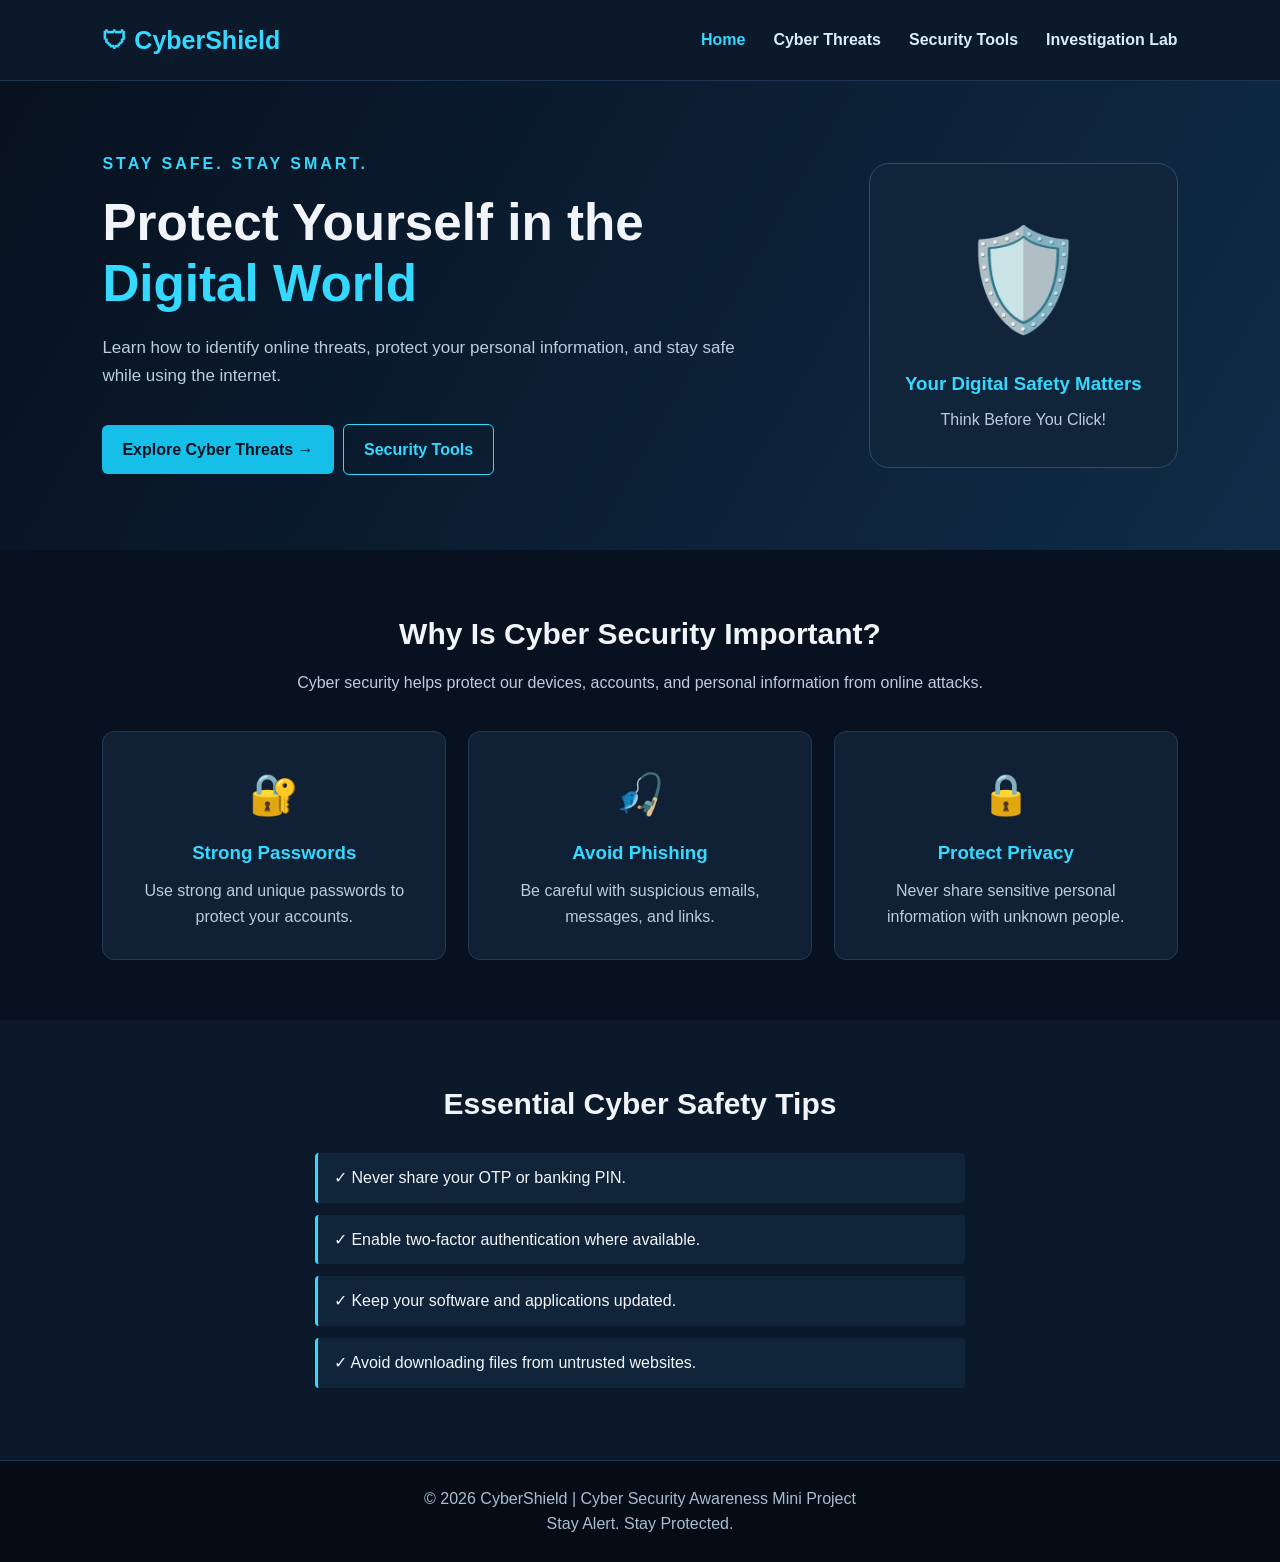
<file: index.html>
<!DOCTYPE html>
<html lang="en">
<head>
    <meta charset="UTF-8">
    <meta name="viewport" content="width=device-width, initial-scale=1.0">
    <title>CyberShield | Cyber Security Awareness</title>
    <link rel="stylesheet" href="style.css">
</head>
<body>

    <!-- Navigation Bar -->
    <header>
        <nav class="navbar">
            <h2 class="logo">🛡 CyberShield</h2>

            <ul>
                <li><a href="index.html" class="active">Home</a></li>
                <li><a href="threats.html">Cyber Threats</a></li>
                <li><a href="security.html">Security Tools</a></li>
                <li><a href="investigation.html">Investigation Lab</a></li>
            </ul>
        </nav>
    </header>

    <!-- Hero Section -->
    <section class="hero">
        <div class="hero-content">
            <p class="tagline">STAY SAFE. STAY SMART.</p>

            <h1>Protect Yourself in the <span>Digital World</span></h1>

            <p class="description">
                Learn how to identify online threats, protect your personal
                information, and stay safe while using the internet.
            </p>

            <a href="threats.html" class="btn">Explore Cyber Threats →</a>
            <a href="security.html" class="btn btn-outline">Security Tools</a>
        </div>

        <div class="hero-icon">
            <div class="shield">🛡️</div>
            <h3>Your Digital Safety Matters</h3>
            <p>Think Before You Click!</p>
        </div>
    </section>

    <!-- Awareness Section -->
    <section class="awareness">
        <h2>Why Is Cyber Security Important?</h2>

        <p class="section-description">
            Cyber security helps protect our devices, accounts, and personal
            information from online attacks.
        </p>

        <div class="cards">

            <div class="card">
                <div class="card-icon">🔐</div>
                <h3>Strong Passwords</h3>
                <p>Use strong and unique passwords to protect your accounts.</p>
            </div>

            <div class="card">
                <div class="card-icon">🎣</div>
                <h3>Avoid Phishing</h3>
                <p>Be careful with suspicious emails, messages, and links.</p>
            </div>

            <div class="card">
                <div class="card-icon">🔒</div>
                <h3>Protect Privacy</h3>
                <p>Never share sensitive personal information with unknown people.</p>
            </div>

        </div>
    </section>

    <!-- Safety Tips -->
    <section class="tips">
        <h2>Essential Cyber Safety Tips</h2>

        <div class="tips-list">
            <p>✓ Never share your OTP or banking PIN.</p>
            <p>✓ Enable two-factor authentication where available.</p>
            <p>✓ Keep your software and applications updated.</p>
            <p>✓ Avoid downloading files from untrusted websites.</p>
        </div>
    </section>

    <!-- Footer -->
    <footer>
        <p>© 2026 CyberShield | Cyber Security Awareness Mini Project</p>
        <p>Stay Alert. Stay Protected.</p>
    </footer>

    <script src="script.js"></script>
</body>
</html>
</file>
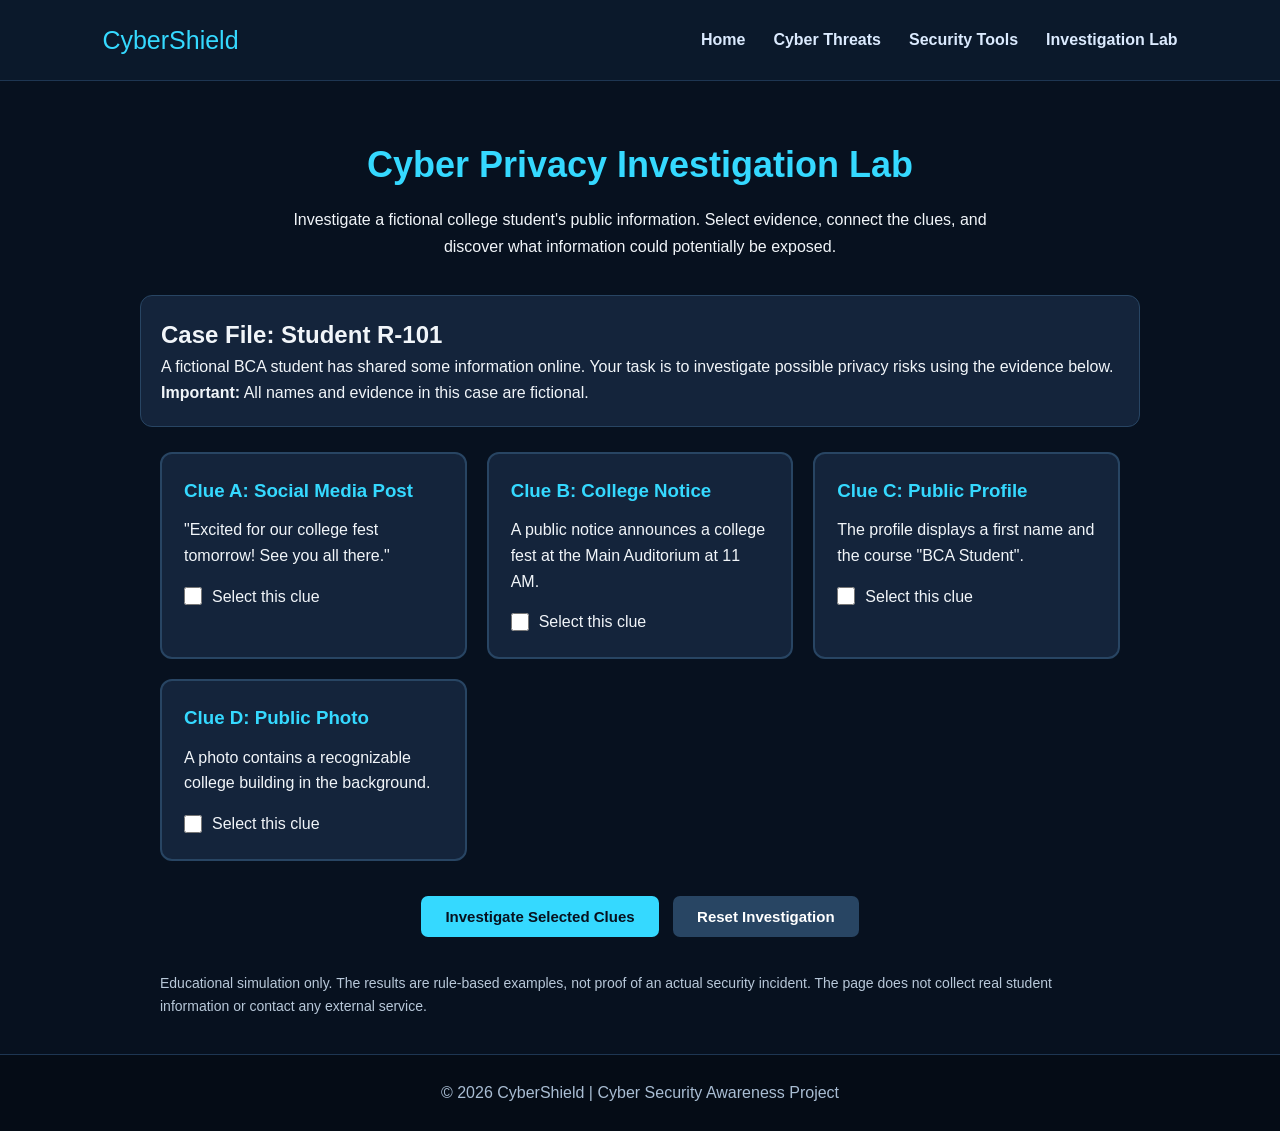
<file: investigation.html>
<!DOCTYPE html>
<html lang="en">
<head>
    <meta charset="UTF-8">
    <meta name="viewport" content="width=device-width, initial-scale=1.0">
    <title>Cyber Privacy Investigation Lab | CyberShield</title>
    <link rel="stylesheet" href="style.css">

    <style>
        .investigation-hero {
            text-align: center;
            padding: 55px 20px 35px;
        }

        .investigation-hero h1 {
            color: #35d9ff;
            font-size: 36px;
            margin-bottom: 12px;
        }

        .investigation-hero p {
            max-width: 750px;
            margin: auto;
            line-height: 1.7;
        }

        .case-info {
            max-width: 1000px;
            margin: 0 auto 25px;
            padding: 20px;
            background: #14243b;
            border: 1px solid #284563;
            border-radius: 12px;
        }

        .evidence-grid {
            display: grid;
            grid-template-columns: repeat(auto-fit, minmax(230px, 1fr));
            gap: 20px;
            max-width: 1000px;
            margin: auto;
            padding: 0 20px;
        }

        .evidence-card {
            background: #14243b;
            border: 2px solid #284563;
            border-radius: 12px;
            padding: 22px;
            transition: 0.25s;
        }

        .evidence-card.selected {
            border-color: #35d9ff;
            background: #19364c;
        }

        .evidence-card h3 {
            color: #35d9ff;
            margin-bottom: 12px;
        }

        .evidence-card p {
            line-height: 1.6;
            margin-bottom: 15px;
        }

        .evidence-card label {
            display: flex;
            gap: 10px;
            align-items: center;
            cursor: pointer;
        }

        .evidence-card input {
            width: 18px;
            height: 18px;
            accent-color: #35d9ff;
        }

        .investigation-actions {
            text-align: center;
            padding: 30px 15px;
        }

        .investigation-actions button {
            padding: 12px 24px;
            border: none;
            border-radius: 7px;
            margin: 5px;
            font-size: 15px;
            font-weight: bold;
            cursor: pointer;
        }

        .investigate-btn {
            background: #35d9ff;
            color: #07111f;
        }

        .reset-btn {
            background: #284563;
            color: white;
        }

        .report {
            display: none;
            max-width: 1000px;
            margin: 0 auto 40px;
            padding: 25px;
            background: #14243b;
            border: 1px solid #35d9ff;
            border-radius: 12px;
            line-height: 1.8;
        }

        .report h2,
        .report h3 {
            color: #35d9ff;
            margin-bottom: 10px;
        }

        .report ul {
            padding-left: 22px;
            margin-bottom: 20px;
        }

        .notice {
            max-width: 1000px;
            margin: 0 auto 35px;
            padding: 0 20px;
            color: #b8c8d9;
            font-size: 14px;
            line-height: 1.7;
        }

        @media (max-width: 600px) {
            .investigation-hero h1 {
                font-size: 28px;
            }
        }
    </style>
</head>

<body>

    <nav class="navbar">
        <div class="logo">CyberShield</div>

        <ul>
            <li><a href="index.html">Home</a></li>
            <li><a href="threats.html">Cyber Threats</a></li>
            <li><a href="security.html">Security Tools</a></li>
            <li><a href="investigation.html">Investigation Lab</a></li>
        </ul>
    </nav>

    <section class="investigation-hero">
        <h1>Cyber Privacy Investigation Lab</h1>
        <p>
            Investigate a fictional college student's public information.
            Select evidence, connect the clues, and discover what information
            could potentially be exposed.
        </p>
    </section>

    <section class="case-info">
        <h2>Case File: Student R-101</h2>
        <p>
            A fictional BCA student has shared some information online.
            Your task is to investigate possible privacy risks using the
            evidence below.
        </p>
        <p><strong>Important:</strong> All names and evidence in this case are fictional.</p>
    </section>

    <section class="evidence-grid">

        <div class="evidence-card">
            <h3>Clue A: Social Media Post</h3>
            <p>
                "Excited for our college fest tomorrow!
                See you all there."
            </p>
            <label>
                <input type="checkbox" value="post" class="clue">
                Select this clue
            </label>
        </div>

        <div class="evidence-card">
            <h3>Clue B: College Notice</h3>
            <p>
                A public notice announces a college fest at
                the Main Auditorium at 11 AM.
            </p>
            <label>
                <input type="checkbox" value="notice" class="clue">
                Select this clue
            </label>
        </div>

        <div class="evidence-card">
            <h3>Clue C: Public Profile</h3>
            <p>
                The profile displays a first name and the
                course "BCA Student".
            </p>
            <label>
                <input type="checkbox" value="profile" class="clue">
                Select this clue
            </label>
        </div>

        <div class="evidence-card">
            <h3>Clue D: Public Photo</h3>
            <p>
                A photo contains a recognizable college building
                in the background.
            </p>
            <label>
                <input type="checkbox" value="photo" class="clue">
                Select this clue
            </label>
        </div>

    </section>

    <div class="investigation-actions">
        <button class="investigate-btn" onclick="investigate()">
            Investigate Selected Clues
        </button>

        <button class="reset-btn" onclick="resetInvestigation()">
            Reset Investigation
        </button>
    </div>

    <section class="report" id="report" aria-live="polite">
        <h2>Investigation Report</h2>
        <button
    type="button"
    onclick="downloadInvestigationReport()"
    style="
        background: #00d9ff;
        color: #071525;
        padding: 12px 20px;
        border: none;
        border-radius: 8px;
        font-weight: bold;
        cursor: pointer;
        margin: 10px 0 20px;
    ">
    Download Investigation Report
</button>
        
<div style="margin: 15px 0;">
    <h3>Privacy Risk Level</h3>
    <p id="riskLevel" style="font-size: 20px; font-weight: bold;">
        Awaiting investigation
    </p>
    <p id="riskReason"></p>
</div>

        
<h3>Evidence Connection Map</h3>

<div id="connectionMap" style="
    display: flex;
    flex-wrap: wrap;
    gap: 12px;
    align-items: center;
    margin: 15px 0 25px;
">
</div>
        
<p id="connectionExplanation" style="
    color: #d7e8f5;
    line-height: 1.7;
    margin: 10px 0 20px;
"></p>


        <p id="clueCount"></p>

        <h3>Possible Information Exposure</h3>
        <ul id="riskList"></ul>

        <h3>Why These Clues Matter</h3>
        <p id="explanation"></p>

        <h3>Recommended Protection</h3>
        <ul id="safetyList"></ul>
    </section>

    <p class="notice">
        Educational simulation only. The results are rule-based examples,
        not proof of an actual security incident. The page does not collect
        real student information or contact any external service.
    </p>

    <footer>
        <p>© 2026 CyberShield | Cyber Security Awareness Project</p>
    </footer>

    <script>
        const checkboxes = document.querySelectorAll(".clue");

        checkboxes.forEach(function (checkbox) {
            checkbox.addEventListener("change", function () {
                checkbox.closest(".evidence-card")
                    .classList.toggle("selected", checkbox.checked);
            });
        });

        function investigate() {
            const selected = Array.from(checkboxes)
                .filter(function (checkbox) {
                    return checkbox.checked;
                })
                .map(function (checkbox) {
                    return checkbox.value;
                });

            const report = document.getElementById("report");
            const riskList = document.getElementById("riskList");
            const safetyList = document.getElementById("safetyList");

            riskList.innerHTML = "";
            safetyList.innerHTML = "";

            if (selected.length === 0) {
                report.style.display = "block";
                document.getElementById("clueCount").textContent =
                    "Please select at least one clue before starting.";
                document.getElementById("explanation").textContent =
                    "No clues were selected, so no analysis can be performed.";
                report.scrollIntoView({ behavior: "smooth" });
                return;
            }

            
const connectionMap = document.getElementById("connectionMap");
connectionMap.innerHTML = "";

const connectionExplanation = document.getElementById("connectionExplanation");

const connections = [];

if (selected.includes("post") && selected.includes("notice")) {
    connections.push(
        "Social Media Post + College Notice: These clues may connect a student's planned event attendance with the event's published time and venue."
    );
}

if (selected.includes("profile") && selected.includes("photo")) {
    connections.push(
        "Public Profile + Public Photo: These clues may help connect a profile with a recognizable college location."
    );
}

if (selected.includes("profile") && selected.includes("post")) {
    connections.push(
        "Public Profile + Social Media Post: These clues may connect a person's profile with their publicly shared activity."
    );
}

if (connections.length === 0) {
    connectionExplanation.textContent =
        "No predefined connection found for this selection. Try Social Media Post + College Notice, or Public Profile + Public Photo.";
} else {
    connectionExplanation.textContent = connections.join(" ");
}


selected.forEach(function (clue) {
    const labels = {
        post: "Social Media Post",
        notice: "College Notice",
        profile: "Public Profile",
        photo: "Public Photo"
    };

    const node = document.createElement("span");
    node.textContent = labels[clue];
    node.style.cssText =
        "padding:10px 14px; border:1px solid #35d9ff; " +
        "border-radius:8px; color:#35d9ff; background:#19364c;";

    connectionMap.appendChild(node);
});


            const risks = [];
            
let riskScore = 0;

if (selected.includes("post") && selected.includes("notice")) {
    riskScore += 2;
}

if (selected.includes("profile") && selected.includes("photo")) {
    riskScore += 2;
}

if (selected.includes("profile") && selected.includes("post")) {
    riskScore += 1;
}

if (selected.length >= 3) {
    riskScore += 1;
}

const riskLevel = document.getElementById("riskLevel");
const riskReason = document.getElementById("riskReason");

if (riskScore >= 4) {
    riskLevel.textContent = "High — Multiple clues are connected";
    riskReason.textContent =
        "Several selected clues create overlapping privacy risks. Review which information needs to remain public.";
} else if (riskScore >= 2) {
    riskLevel.textContent = "Medium — Some clues are connected";
    riskReason.textContent =
        "The selected combination may reveal additional context. Review the connected information.";
} else {
    riskLevel.textContent = "Low — Limited predefined connections";
    riskReason.textContent =
        "Few predefined connections were found. This does not guarantee that the information is safe.";
}

            const safety = [];
            let explanation = "";
            


if (riskScore >= 4) {
    riskLevel.textContent = "High — Multiple clues are connected";
    riskReason.textContent =
        "Several selected clues create overlapping privacy risks.";
} else if (riskScore >= 2) {
    riskLevel.textContent = "Medium — Some clues are connected";
    riskReason.textContent =
        "The selected combination may reveal additional context.";
} else {
    riskLevel.textContent = "Low — Limited predefined connections";
    riskReason.textContent =
        "Few predefined connections were found. This does not guarantee that the information is safe.";
}


            if (selected.includes("post")) {
                risks.push(
                    "The post reveals possible attendance at an upcoming event."
                );
                safety.push(
                    "Avoid publicly sharing detailed plans before an event."
                );
            }

            if (selected.includes("notice")) {
                risks.push(
                    "The notice reveals the event's scheduled time and venue."
                );
                safety.push(
                    "Consider whether public event details need to be combined with personal posts."
                );
            }

            if (selected.includes("profile")) {
                risks.push(
                    "The profile may help connect a person with a course or student community."
                );
                safety.push(
                    "Limit unnecessary personal details on public profiles."
                );
            }

            if (selected.includes("photo")) {
                risks.push(
                    "The background may reveal a recognizable place."
                );
                safety.push(
                    "Check photo backgrounds before publishing images."
                );
            }

            if (selected.includes("post") && selected.includes("notice")) {
                explanation +=
                    "The post and notice together connect a possible event attendance with a scheduled venue and time. They do not prove the student will attend. ";
            }

            if (selected.includes("profile") && selected.includes("photo")) {
                explanation +=
                    "The profile and recognizable background may help viewers connect a person with a course or location. ";
            }

            if (selected.length >= 3) {
                explanation +=
                    "Combining several clues can reveal more context than viewing each item separately. The actual risk depends on what the clues reliably establish. ";
            }

            if (explanation === "") {
                explanation =
                    "The selected clue provides limited context on its own. More evidence may change the assessment, but assumptions should not be treated as facts.";
            }

            document.getElementById("clueCount").textContent =
                "You selected " + selected.length + " of 4 clues.";

            document.getElementById("explanation").textContent = explanation;

            risks.forEach(function (risk) {
                const item = document.createElement("li");
                item.textContent = risk;
                riskList.appendChild(item);
            });

            safety.forEach(function (tip) {
                const item = document.createElement("li");
                item.textContent = tip;
                safetyList.appendChild(item);
            });

            report.style.display = "block";
            report.scrollIntoView({ behavior: "smooth" });
        }

        function resetInvestigation() {
            checkboxes.forEach(function (checkbox) {
                checkbox.checked = false;
                checkbox.closest(".evidence-card")
                    .classList.remove("selected");
            });

            document.getElementById("report").style.display = "none";
        }
        
function downloadInvestigationReport() {
    const riskLevel = document.getElementById("riskLevel").innerText;
    const riskReason = document.getElementById("riskReason").innerText;
    const connectionExplanation =
        document.getElementById("connectionExplanation").innerText;
    const clueCount = document.getElementById("clueCount").innerText;
    const riskList = document.getElementById("riskList").innerText;
    const explanation = document.getElementById("explanation").innerText;
    const safetyList = document.getElementById("safetyList").innerText;

    const selectedClues = Array.from(
        document.querySelectorAll('input[type="checkbox"]:checked')
    ).map(function (checkbox) {
        return checkbox.parentElement.innerText.trim();
    });

    const reportText = `
CYBERSHIELD
INVESTIGATION LAB REPORT
========================================

Case ID: Student R-101
Report Date: ${new Date().toLocaleString()}

PRIVACY RISK LEVEL
${riskLevel}

Risk Explanation:
${riskReason}

SELECTED CLUES
${selectedClues.length ? selectedClues.join("\n") : "No clues selected"}

CLUE SUMMARY
${clueCount}

EVIDENCE CONNECTION MAP
${Array.from(document.getElementById("connectionMap").children)
    .map(function (node) {
        return node.innerText;
    }).join("\n")}

CONNECTION EXPLANATION
${connectionExplanation}

POSSIBLE INFORMATION EXPOSURE
${riskList || "No information listed"}

WHY THESE CLUES MATTER
${explanation}

RECOMMENDED PROTECTION
${safetyList || "No recommendations listed"}

========================================
Educational simulation only.
This report does not verify a real person's
identity, location, activity, or security risk.
`;

    const file = new Blob([reportText], {
        type: "text/plain;charset=utf-8"
    });

    const fileURL = URL.createObjectURL(file);
    const link = document.createElement("a");

    link.href = fileURL;
    link.download = "CyberShield_Investigation_Report.txt";

    document.body.appendChild(link);
    link.click();
    document.body.removeChild(link);

    URL.revokeObjectURL(fileURL);
}

    </script>

</body>
</html>
</file>
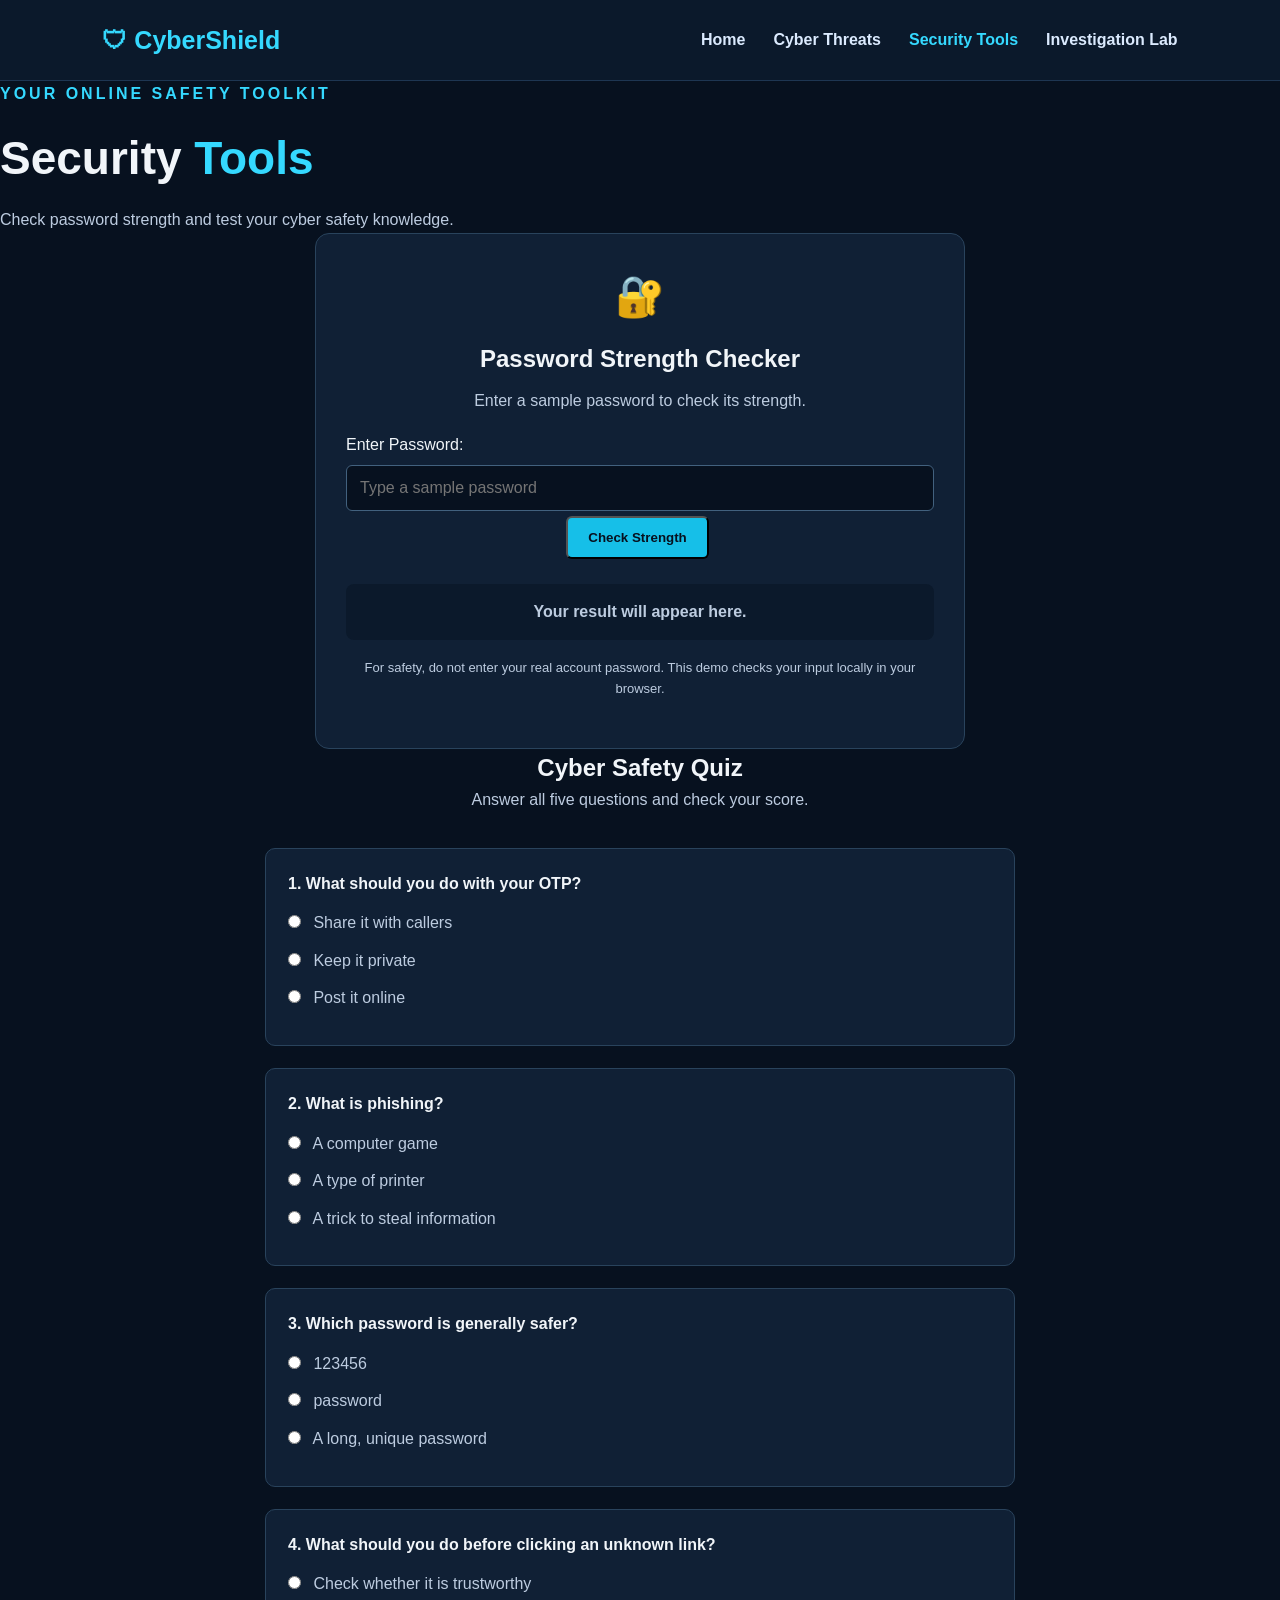
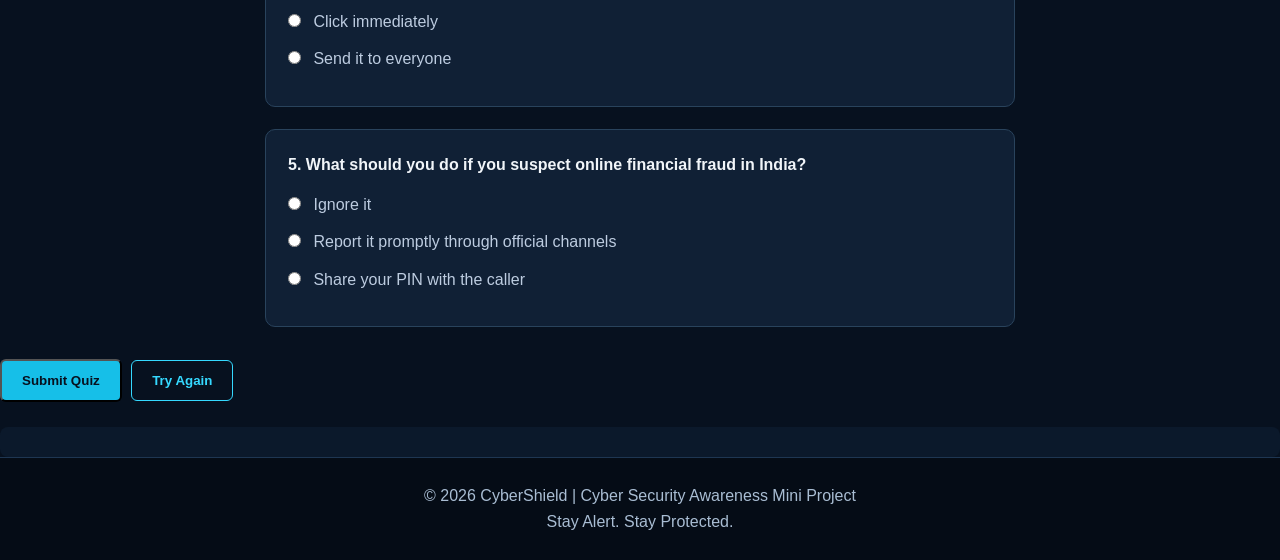
<file: security.html>
<!DOCTYPE html>
<html lang="en">
<head>
    <meta charset="UTF-8">
    <meta name="viewport" content="width=device-width, initial-scale=1.0">
    <title>Security Tools | CyberShield</title>
    <link rel="stylesheet" href="style.css">
</head>
<body>

    <header>
        <nav class="navbar">
            <h2 class="logo">🛡 CyberShield</h2>
            <ul>
                <li><a href="index.html">Home</a></li>
                <li><a href="threats.html">Cyber Threats</a></li>
                <li><a href="security.html" class="active">Security Tools</a></li>
                <li><a href="investigation.html">Investigation Lab</a></li>
            </ul>
        </nav>
    </header>

    <section class="threat-hero">
        <p class="tagline">YOUR ONLINE SAFETY TOOLKIT</p>
        <h1>Security <span>Tools</span></h1>
        <p>Check password strength and test your cyber safety knowledge.</p>
    </section>

    <!-- Password Checker -->
    <section class="tool-section">
        <div class="tool-card">
            <div class="card-icon">🔐</div>
            <h2>Password Strength Checker</h2>
            <p>Enter a sample password to check its strength.</p>

            <label for="passwordInput">Enter Password:</label>
            <input
                type="password"
                id="passwordInput"
                placeholder="Type a sample password"
                autocomplete="off"
            >

            <button type="button" class="btn" onclick="checkPassword()">
                Check Strength
            </button>

            <p id="passwordResult" class="tool-result" aria-live="polite">
                Your result will appear here.
            </p>

            <p class="small-note">
                For safety, do not enter your real account password.
                This demo checks your input locally in your browser.
            </p>
        </div>
    </section>

    <!-- Cyber Safety Quiz -->
    <section class="quiz-section">
        <h2>Cyber Safety Quiz</h2>
        <p class="section-description">
            Answer all five questions and check your score.
        </p>

        <form id="quizForm">

            <div class="question">
                <p>1. What should you do with your OTP?</p>
                <label><input type="radio" name="q1" value="a"> Share it with callers</label>
                <label><input type="radio" name="q1" value="b"> Keep it private</label>
                <label><input type="radio" name="q1" value="c"> Post it online</label>
            </div>

            <div class="question">
                <p>2. What is phishing?</p>
                <label><input type="radio" name="q2" value="a"> A computer game</label>
                <label><input type="radio" name="q2" value="b"> A type of printer</label>
                <label><input type="radio" name="q2" value="c"> A trick to steal information</label>
            </div>

            <div class="question">
                <p>3. Which password is generally safer?</p>
                <label><input type="radio" name="q3" value="a"> 123456</label>
                <label><input type="radio" name="q3" value="b"> password</label>
                <label><input type="radio" name="q3" value="c"> A long, unique password</label>
            </div>

            <div class="question">
                <p>4. What should you do before clicking an unknown link?</p>
                <label><input type="radio" name="q4" value="a"> Check whether it is trustworthy</label>
                <label><input type="radio" name="q4" value="b"> Click immediately</label>
                <label><input type="radio" name="q4" value="c"> Send it to everyone</label>
            </div>

            <div class="question">
                <p>5. What should you do if you suspect online financial fraud in India?</p>
                <label><input type="radio" name="q5" value="a"> Ignore it</label>
                <label><input type="radio" name="q5" value="b"> Report it promptly through official channels</label>
                <label><input type="radio" name="q5" value="c"> Share your PIN with the caller</label>
            </div>

            <button type="submit" class="btn">Submit Quiz</button>
            <button type="reset" class="btn btn-outline">Try Again</button>

        </form>

        <div id="quizResult" class="tool-result" aria-live="polite">
        </div>
    </section>

    <footer>
        <p>© 2026 CyberShield | Cyber Security Awareness Mini Project</p>
        <p>Stay Alert. Stay Protected.</p>
    </footer>

    <script src="script.js"></script>
</body>
</html>
</file>
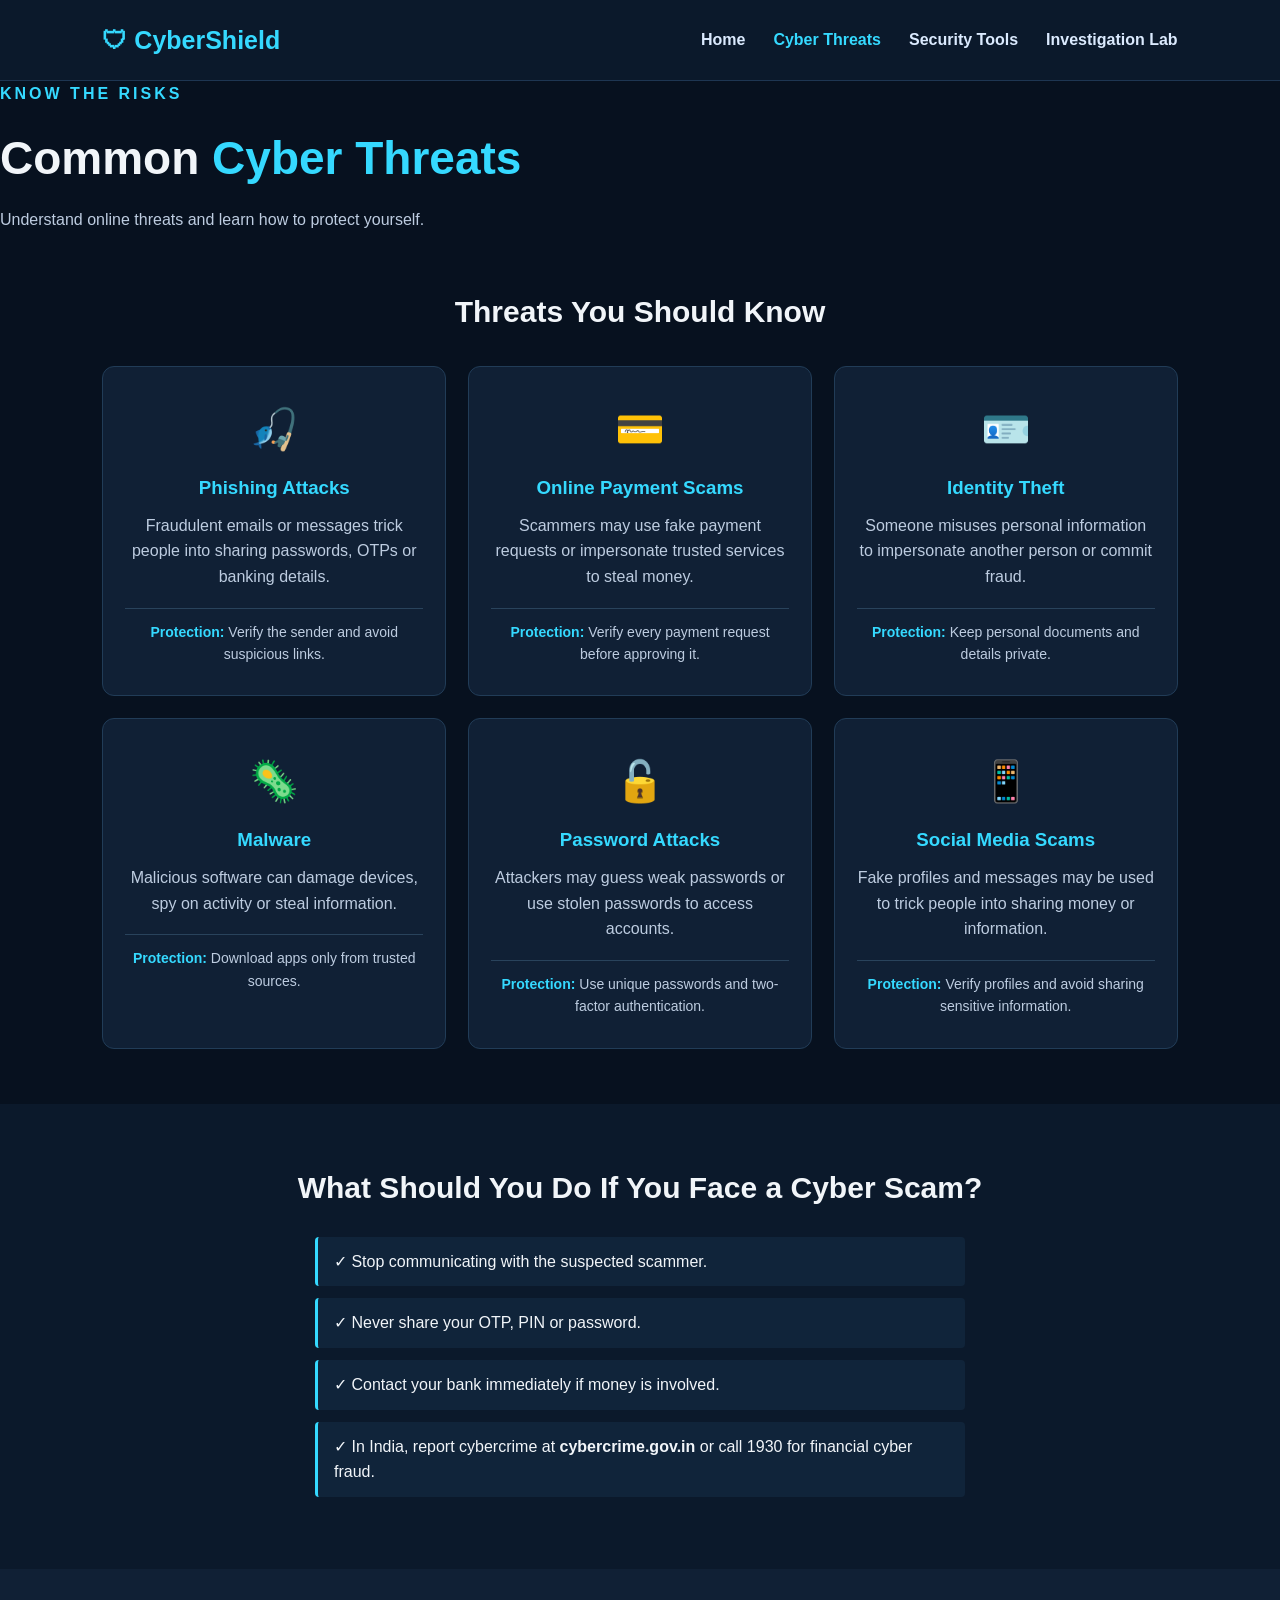
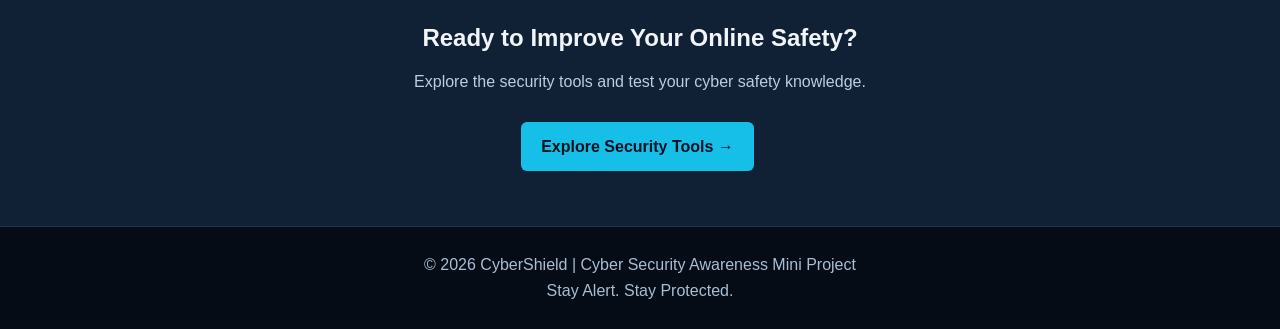
<file: threats.html>
<!DOCTYPE html>
<html lang="en">
<head>
    <meta charset="UTF-8">
    <meta name="viewport" content="width=device-width, initial-scale=1.0">
    <title>Cyber Threats | CyberShield</title>
    <link rel="stylesheet" href="style.css">
</head>
<body>

    <header>
        <nav class="navbar">
            <h2 class="logo">🛡 CyberShield</h2>
            <ul>
                <li><a href="index.html">Home</a></li>
                <li><a href="threats.html" class="active">Cyber Threats</a></li>
                <li><a href="security.html">Security Tools</a></li>
                <li><a href="investigation.html">Investigation Lab</a></li>
            </ul>
        </nav>
    </header>

    <section class="threat-hero">
        <p class="tagline">KNOW THE RISKS</p>
        <h1>Common <span>Cyber Threats</span></h1>
        <p>Understand online threats and learn how to protect yourself.</p>
    </section>

    <section class="threats-section">
        <h2>Threats You Should Know</h2>

        <div class="cards">

            <div class="card">
                <div class="card-icon">🎣</div>
                <h3 class="clickable-heading"
                     onclick="showThreat('phishing')">
                  Phishing Attacks
                     </h3>
                <p>Fraudulent emails or messages trick people into sharing passwords, OTPs or banking details.</p>
                <p class="protection"><strong>Protection:</strong> Verify the sender and avoid suspicious links.</p>
            </div>

            <div class="card">
                <div class="card-icon">💳</div>
                <h3 class="clickable-heading"
                      onclick="showThreat('payment')">
                  Online Payment Scams
                   </h3>
                <p>Scammers may use fake payment requests or impersonate trusted services to steal money.</p>
                <p class="protection"><strong>Protection:</strong> Verify every payment request before approving it.</p>
            </div>

            <div class="card">
                <div class="card-icon">🪪</div>
                <h3 class="clickable-heading"
                    onclick="showThreat('identity')">
                 Identity Theft
                  </h3>
                <p>Someone misuses personal information to impersonate another person or commit fraud.</p>
                <p class="protection"><strong>Protection:</strong> Keep personal documents and details private.</p>
            </div>

            <div class="card">
                <div class="card-icon">🦠</div>
                <h3 class="clickable-heading"
                       onclick="showThreat('malware')">
                    Malware
                  </h3>
                <p>Malicious software can damage devices, spy on activity or steal information.</p>
                <p class="protection"><strong>Protection:</strong> Download apps only from trusted sources.</p>
            </div>

            <div class="card">
                <div class="card-icon">🔓</div>
                <h3 class="clickable-heading"
                          onclick="showThreat('password')">
                  Password Attacks
                   </h3>
                <p>Attackers may guess weak passwords or use stolen passwords to access accounts.</p>
                <p class="protection"><strong>Protection:</strong> Use unique passwords and two-factor authentication.</p>
            </div>

            <div class="card">
                <div class="card-icon">📱</div>
                <h3 class="clickable-heading"
                        onclick="showThreat('social')">
                  Social Media Scams
                    </h3>
                <p>Fake profiles and messages may be used to trick people into sharing money or information.</p>
                <p class="protection"><strong>Protection:</strong> Verify profiles and avoid sharing sensitive information.</p>
            </div>

        </div>
    </section>

    <!-- Threat Details Popup -->
<div id="threatPopup" class="threat-popup">
    <div class="popup-content">
        <button class="close-btn" onclick="closeThreat()">
            &times;
        </button>

        <h2 id="popupTitle">Threat Details</h2>
        <p id="popupDescription"></p>

        <h3>How to Stay Safe</h3>
        <p id="popupSafety"></p>
    </div>
</div>

    <section class="tips">
        <h2>What Should You Do If You Face a Cyber Scam?</h2>
        <div class="tips-list">
            <p>✓ Stop communicating with the suspected scammer.</p>
            <p>✓ Never share your OTP, PIN or password.</p>
            <p>✓ Contact your bank immediately if money is involved.</p>
            <p>✓ In India, report cybercrime at <strong>cybercrime.gov.in</strong> or call 1930 for financial cyber fraud.</p>
        </div>
    </section>

    <section class="next-section">
        <h2>Ready to Improve Your Online Safety?</h2>
        <p>Explore the security tools and test your cyber safety knowledge.</p>
        <a href="security.html" class="btn">Explore Security Tools →</a>
    </section>

    <footer>
        <p>© 2026 CyberShield | Cyber Security Awareness Mini Project</p>
        <p>Stay Alert. Stay Protected.</p>
    </footer>

    <script src="script.js"></script>
</body>
</html>
</file>
<file: style.css>
* {
    margin: 0;
    padding: 0;
    box-sizing: border-box;
}

body {
    font-family: Arial, sans-serif;
    background: #07111f;
    color: #f1f5f9;
    line-height: 1.6;
}

.navbar {
    display: flex;
    justify-content: space-between;
    align-items: center;
    padding: 20px 8%;
    background: #0b192b;
    border-bottom: 1px solid #1e3652;
}

.logo {
    color: #35d9ff;
    font-size: 25px;
}

.navbar ul {
    display: flex;
    list-style: none;
    gap: 28px;
}

.navbar a {
    color: #dbeafe;
    text-decoration: none;
    font-weight: bold;
}

.navbar a:hover,
.navbar a.active {
    color: #35d9ff;
}

.hero {
    min-height: 460px;
    padding: 70px 8%;
    display: flex;
    justify-content: space-between;
    align-items: center;
    gap: 40px;
    background: linear-gradient(120deg, #07111f, #102c48);
}

.hero-content {
    max-width: 650px;
}

.tagline {
    color: #35d9ff;
    letter-spacing: 3px;
    font-weight: bold;
    margin-bottom: 15px;
}

.hero h1 {
    font-size: clamp(32px, 4vw, 52px);
    line-height: 1.2;
    margin-bottom: 20px;
}

.hero h1 span {
    color: #35d9ff;
}

.description {
    color: #bdcce0;
    margin-bottom: 30px;
    font-size: 17px;
}

.btn {
    display: inline-block;
    padding: 12px 20px;
    background: #16bfe8;
    color: #07111f;
    border-radius: 6px;
    text-decoration: none;
    font-weight: bold;
    margin: 5px 5px 5px 0;
}

.btn:hover {
    background: #7be8ff;
}

.btn-outline {
    background: transparent;
    border: 1px solid #35d9ff;
    color: #35d9ff;
}

.btn-outline:hover {
    background: #12304a;
}

.hero-icon {
    text-align: center;
    min-width: 250px;
    padding: 35px;
    border: 1px solid #245174;
    border-radius: 20px;
    background: #10243a;
}

.shield {
    font-size: 100px;
    margin-bottom: 10px;
}

.hero-icon h3 {
    color: #35d9ff;
    margin-bottom: 8px;
}

.hero-icon p {
    color: #bdcce0;
}

.awareness,
.tips {
    padding: 60px 8%;
    text-align: center;
}

.awareness h2,
.tips h2 {
    font-size: 30px;
    margin-bottom: 12px;
}

.section-description {
    color: #bdcce0;
    margin-bottom: 35px;
}

.cards {
    display: grid;
    grid-template-columns: repeat(3, 1fr);
    gap: 22px;
    margin-top: 30px;
}

.card {
    background: #102035;
    padding: 30px 22px;
    border: 1px solid #213c57;
    border-radius: 12px;
    transition: transform 0.3s, border-color 0.3s;
}

.card:hover {
    transform: translateY(-6px);
    border-color: #35d9ff;
}

.card-icon {
    font-size: 40px;
    margin-bottom: 12px;
}

.card h3 {
    color: #35d9ff;
    margin-bottom: 10px;
}

.card p {
    color: #bdcce0;
}

.tips {
    background: #0b192b;
}

.tips-list {
    max-width: 650px;
    margin: 25px auto 0;
    text-align: left;
}

.tips-list p {
    background: #10243a;
    border-left: 3px solid #35d9ff;
    padding: 12px 16px;
    margin-bottom: 12px;
    border-radius: 4px;
}

footer {
    text-align: center;
    padding: 25px;
    background: #050c16;
    color: #a9bdd3;
    border-top: 1px solid #1e3652;
}

@media (max-width: 768px) {
    .navbar {
        flex-direction: column;
        gap: 15px;
    }

    .navbar ul {
        gap: 15px;
        flex-wrap: wrap;
        justify-content: center;
    }

    .hero {
        flex-direction: column;
        text-align: center;
        padding: 50px 6%;
    }

    .hero-icon {
        min-width: 0;
        width: 100%;
    }

    .cards {
        grid-template-columns: 1fr;
    }

    .awareness,
    .tips {
        padding: 40px 6%;
    }
}

<!--threats page css -->
.threat-hero {
    text-align: center;
    padding: 65px 8%;
    background: linear-gradient(120deg, #07111f, #102c48);
}

.threat-hero h1 {
    font-size: clamp(32px, 4vw, 46px);
    margin: 12px 0;
}

.threat-hero h1 span {
    color: #35d9ff;
}

.threat-hero > p:last-child {
    color: #bdcce0;
}

.threats-section {
    padding: 55px 8%;
    text-align: center;
}

.threats-section > h2 {
    font-size: 30px;
    margin-bottom: 30px;
}

.protection {
    margin-top: 18px;
    padding-top: 12px;
    border-top: 1px solid #29435c;
    color: #b8d4e8;
    font-size: 14px;
}

.protection strong {
    color: #35d9ff;
}

.next-section {
    padding: 50px 8%;
    text-align: center;
    background: #102035;
}

.next-section h2 {
    margin-bottom: 12px;
}

.next-section p {
    color: #bdcce0;
    margin-bottom: 22px;
}

@media (max-width: 768px) {
    .threat-hero,
    .threats-section,
    .next-section {
        padding: 40px 6%;
    }
}


<!-- security page css -->

.tool-section,
.quiz-section {
    padding: 45px 8%;
}

.tool-card {
    max-width: 650px;
    margin: 0 auto;
    padding: 30px;
    text-align: center;
    background: #102035;
    border: 1px solid #29435c;
    border-radius: 14px;
}

.tool-card h2 {
    margin-bottom: 10px;
}

.tool-card > p {
    color: #bdcce0;
    margin-bottom: 18px;
}

.tool-card label {
    display: block;
    text-align: left;
    margin: 15px 0 8px;
}

.tool-card input {
    width: 100%;
    padding: 13px;
    border: 1px solid #42617e;
    border-radius: 6px;
    background: #07111f;
    color: white;
    font-size: 16px;
}

.tool-result {
    margin-top: 20px;
    padding: 15px;
    background: #0b192b;
    border-radius: 8px;
    color: #35d9ff;
    font-weight: bold;
}

.small-note {
    font-size: 13px;
    margin-top: 15px;
}

.quiz-section > h2,
.quiz-section > p {
    text-align: center;
}

.question {
    max-width: 750px;
    margin: 22px auto;
    padding: 22px;
    border: 1px solid #29435c;
    background: #102035;
    border-radius: 10px;
}

.question > p {
    font-weight: bold;
    margin-bottom: 14px;
}

.question label {
    display: block;
    color: #bdcce0;
    margin: 12px 0;
    cursor: pointer;
}

.question input {
    margin-right: 8px;
    accent-color: #35d9ff;
}

.quiz-section button {
    margin-top: 10px;
}

@media (max-width: 768px) {
    .tool-section,
    .quiz-section {
        padding: 30px 5%;
    }

    .tool-card {
        padding: 22px;
    }
}


/* Clickable Threat Headings */

.clickable-heading {
    cursor: pointer;
    color: #35d9ff;
    transition: color 0.3s;
}

.clickable-heading:hover {
    color: #ffffff;
    text-decoration: underline;
}

/* Threat Details Popup */

.threat-popup {
    display: none;
    position: fixed;
    z-index: 1000;
    inset: 0;
    background: rgba(0, 0, 0, 0.8);
    justify-content: center;
    align-items: center;
    padding: 20px;
}

.popup-content {
    position: relative;
    background: #102035;
    border: 1px solid #35d9ff;
    border-radius: 14px;
    padding: 35px;
    width: 100%;
    max-width: 550px;
    color: #f1f5f9;
}

.popup-content h2 {
    color: #35d9ff;
    margin-bottom: 18px;
    padding-right: 20px;
}

.popup-content h3 {
    color: #35d9ff;
    margin-top: 22px;
    margin-bottom: 8px;
}

.popup-content p {
    color: #bdcce0;
    line-height: 1.8;
}

.close-btn {
    position: absolute;
    top: 10px;
    right: 15px;
    background: transparent;
    border: none;
    color: white;
    font-size: 30px;
    cursor: pointer;
}

.close-btn:hover {
    color: #35d9ff;
}
</file>
